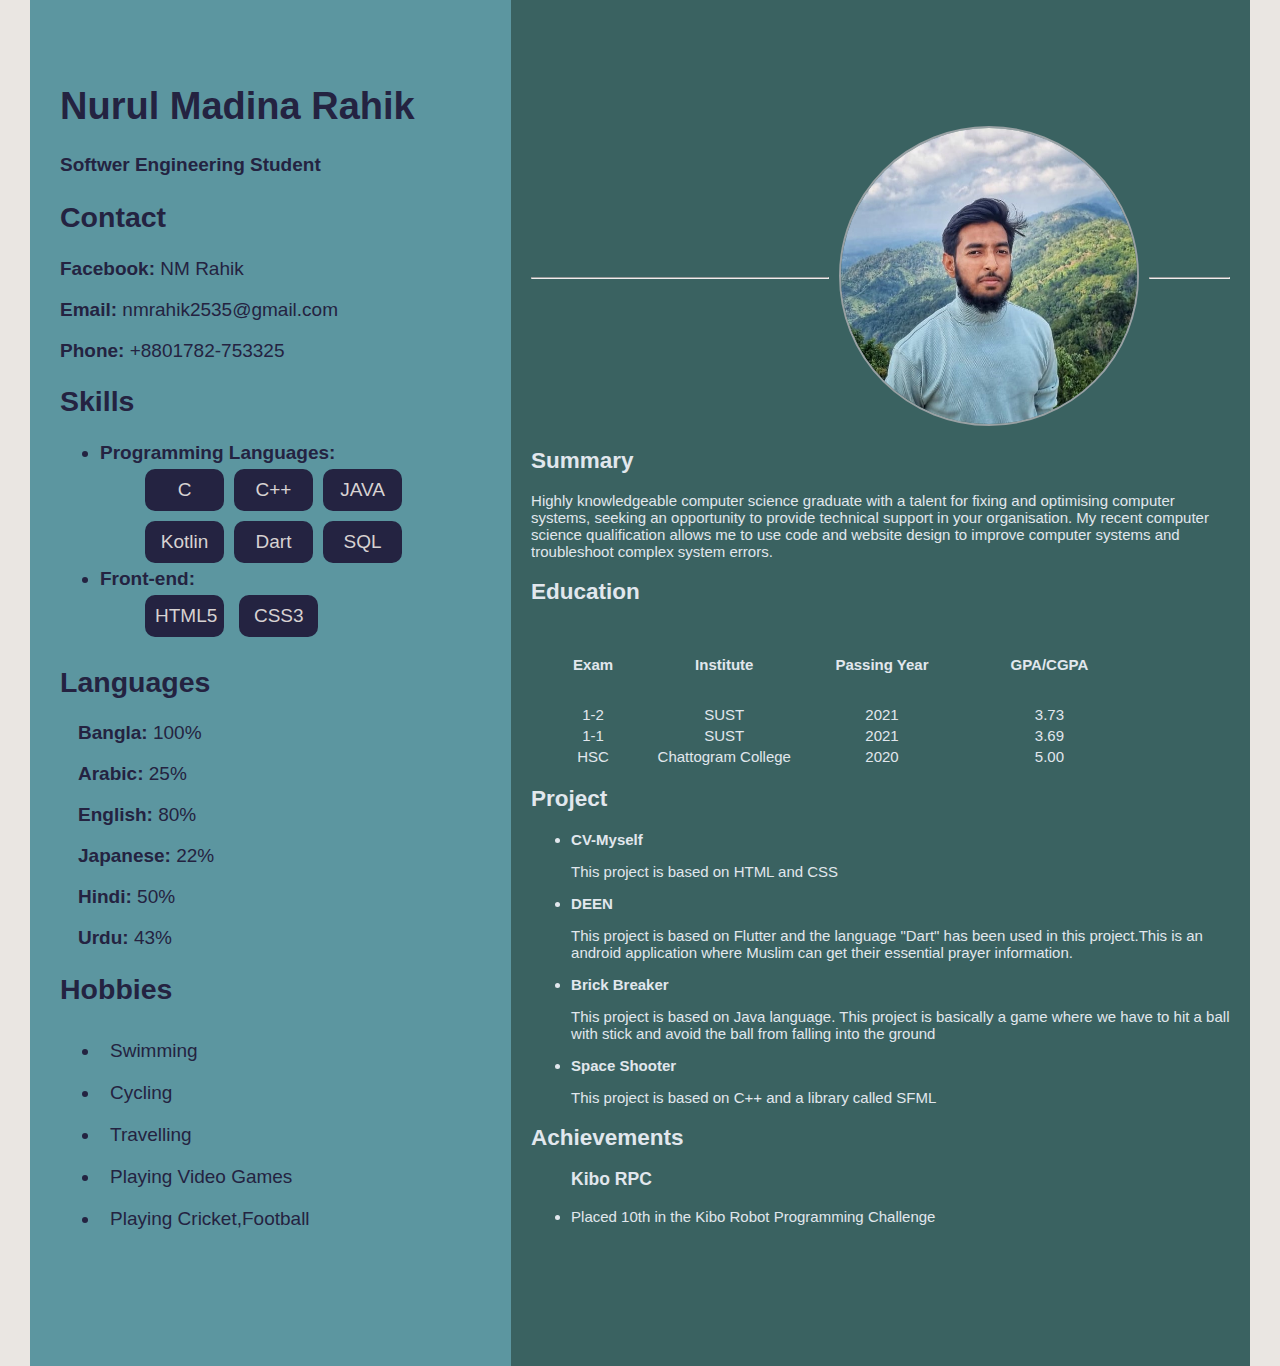
<file: index.html>
<!DOCTYPE html>
<html lang="en">
<head>
    <meta charset="UTF-8">
    <meta name="viewport" content="width=device-width, initial-scale=1.0">
    <title>My CV</title>
</head>
<link rel="stylesheet" href="style.css">
<body>
    <div class="container">
    <div class="left">
        <div >
        <h1>Nurul Madina Rahik</h1>
    <h4>Softwer Engineering Student</h4>
    <div class="Contact">
        <h2>Contact</h2>
        <p><b>Facebook:</b> NM Rahik</p>
        <p><b>Email:</b> nmrahik2535@gmail.com</p>
        <p><b>Phone:</b> +8801782-753325</p>
    </div>
    <div class="Skills">
        <h2>Skills</h2>
        <ul>
            <li class="abc"><b>Programming Languages:</b>
           <ul class="sss"><li>C</li><li>C++</li><li>JAVA</li><li>Kotlin</li><li>Dart</li><li>SQL</li></ul>
            <li class="abc"><b>Front-end:</b><br>
            <ul class="abc">
            <li>HTML5</li> <li> CSS3</li> 
            </ul>
        </ul>
    </div>
        <h2>Languages</h2>
        <div class="abc">
            <p> <b>Bangla:</b> 100%</p>
            <p> <b>Arabic:</b> 25%</p>
            <p> <b>English:</b> 80%</p>
            <p> <b>Japanese:</b> 22%</p>
            <p> <b>Hindi:</b> 50%</p>
            <p> <b>Urdu:</b> 43%</p>
        </div>
        <div class="Hobbies">
            <h2>Hobbies</h2>
            <ul>
                <li>Swimming</li>
                <li>Cycling</li>
                <li>Travelling</li>
                <li>Playing Video Games</li>
                <li>Playing Cricket,Football</li>

            </ul>
        </div>
    </div>
    </div>
    <div class="right">
        
        <div class="image">
            <hr class="his">
            <div class="profile">
                <img class="pic" src="img/PROFILE.jpg" >
            </div>
            <hr >
        </div>
        <div class="Summary">
            <h2>Summary</h2>
            <p>
                Highly knowledgeable computer science graduate with a talent for fixing and optimising computer systems, seeking an opportunity to provide technical support in your organisation. My recent computer science qualification allows me to use code and website design to improve computer systems and troubleshoot complex system errors.
            </p>
        </div>
        <div class="Education">
            <h2>Education</h2>
            <table >
                <tr class="ttt">
                    <th>Exam</th>
                    <th>Institute</th>
                    <th>Passing Year</th>
                    <th>GPA/CGPA</th>
                </tr>
                <tr class="ttt">
                    <td>1-2</td>
                    <td>SUST</td>
                    <td>2021</td>
                    <td>3.73</td>
                </tr>
                <tr class="ttt">
                    <td>1-1</td>
                    <td>SUST</td>
                    <td>2021</td>
                    <td>3.69</td>
                </tr>
                <tr class="ttt">
                    <td>HSC</td>
                    <td>Chattogram College</td>
                    <td>2020</td>
                    <td>5.00</td>
                </tr>
            </table>
        </div>
        <div class="Project">
            <h2>Project</h2>
            <ul>
                <li><b>CV-Myself</b></li>
                 <p>This project is based on HTML and CSS</p>
                <li><b>DEEN</b></li>
                 <p>This project is based on Flutter and the language "Dart" has been used in this project.This is an android application where Muslim can get their essential prayer information.</p>
                <li><b>Brick Breaker</b></li>
                 <p>This project is based on Java language. This project is basically a game where we have to hit a ball with stick and avoid the ball from falling into the ground</p>
                <li><b>Space Shooter</b></li>
                 <p>This project is based on C++ and a library called SFML</p>
                
            </ul>
        </div>
            <div class="Achievement">
                <h2>Achievements</h2>
                
                <ul>
                    <h3>Kibo RPC</h3>
                    <li>Placed 10th in the Kibo Robot Programming Challenge</li>
                </ul>
               
            </div>
            
    </div>
    </div>


  

</body>
</html>
</file>
<file: style.css>
*{
    box-sizing: border-box;
    font-family: 'Segoe UI', Tahoma, Geneva, Verdana, sans-serif;
}
body{
    margin: 0px 30px;
    background-color: rgb(234, 230, 226);
    
}

.container{
    margin: 0px 10px 10px 10px;
    justify-content: center;
    align-items: center;
    max-width: auto;
    max-height: 1366px ;
    background-color: rgb(58, 98, 97) ;
    margin: 0px;
    display: flex;
    flex-direction: row;
    
}

.left{
    color: rgb(36, 35, 65);
    font-size: 19px;
    width: 1400px;
    height: 1366px;
    position: initial;
    padding: 60px 30px;
    margin: 0px;
    display: flex;
    flex-direction: column;
    background-color: rgb(92, 150, 160);
}
.sss li{
    display: inline-block;
    color: rgb(216, 212, 212);
    /* background-color: rgb(69, 75, 117); */
    border-radius: 10px;
    padding: 8px;
    width: 75px;
    text-align: center;
    margin: 5px;
}

.abc li{
    display: inline-block;
    color: rgb(215, 210, 210);
    /* border: 2px solid #5dafa0; */
    background-color: rgb(36,35, 65);
    border-radius: 10px;
    padding: 10px;
    width: 79px;
    text-align: center;
    margin: 5px;

}


.abc p{
    margin-left: 18px;
    padding-right: 18px;
}   
.Hobbies li{
    padding: 10px;
} 

.right{
    margin: 0%;
    font-size: 15px;
    position: initial;
    padding: 20px;
    color: rgb(225, 231, 237);
}


.image{
    display: flex;
    align-items: center;
}

img{
    border: 2px solid rgb(153, 161, 164);
    width: 300px;
    height: 300px;
    border-radius: 50%;
    margin: 0px 10px;
}

hr{
    
    margin: 0px;
    height: 1px;
    width: 15%;
}
.his{
    width: 55%;
}

.ttt th
{
    padding: 30px 40px;
}

.ttt{
    text-align: center;
}
</file>
